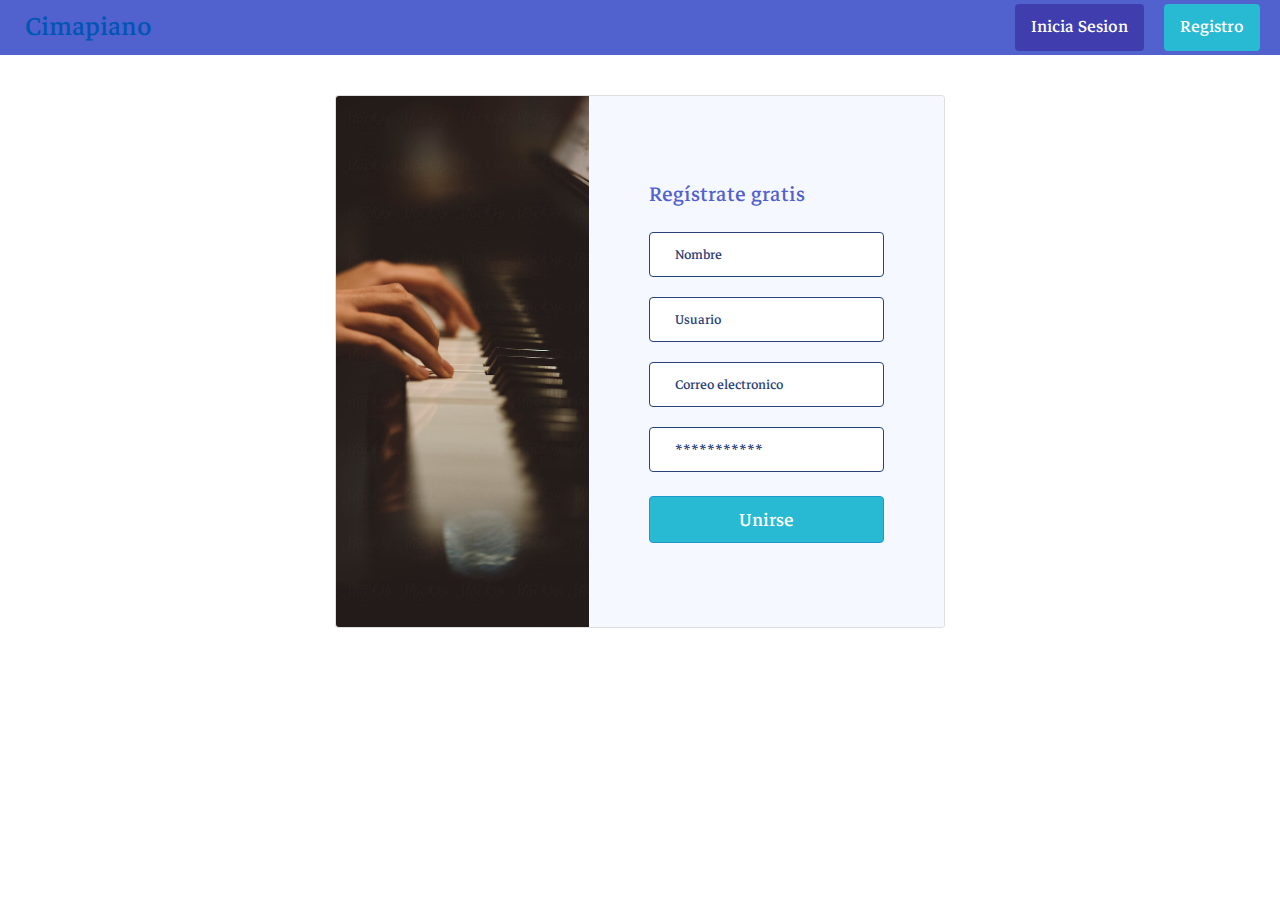
<file: register.html>
<!DOCTYPE html>
<html lang="en">

<head>
  <meta charset="UTF-8">
  <meta name="viewport" content="width=device-width, initial-scale=1.0">
  <title>Saludos</title>

  <link rel="stylesheet" href="https://cdn.materialdesignicons.com/4.8.95/css/materialdesignicons.min.css">
  <link rel="stylesheet" href="https://stackpath.bootstrapcdn.com/bootstrap/4.4.1/css/bootstrap.min.css">
  <link rel="stylesheet" href="css/login.css">

  <link rel="stylesheet" href="css/bootstrap.min.css">
  <link rel="stylesheet" href="css/main.css">
  <link rel="stylesheet" href="style.css">
  <link rel="stylesheet" href="css/navbar.css">



  <script type="text/javascript" src="js/jquery-3.4.1.min.js"></script>
  <script type="text/javascript" src="js/bootstrap.min.js"></script>
  <script type="text/javascript" src="js/navbar.js"></script>
  <script type="text/javascript" src="js/icons.js"></script>


</head>

<body>

  <nav class="navbar navbar-expand-lg navbar-mainbg">
    <a class="navbar-brand navbar-logo" href="#">Cimapiano</a>
    <button class="navbar-toggler" type="button" data-toggle="collapse" data-target="#navbarSupportedContent"
      aria-controls="navbarSupportedContent" aria-expanded="false" aria-label="Toggle navigation">
      <i class="fas fa-bars text-white"></i>
    </button>
    <div class="collapse navbar-collapse" id="navbarSupportedContent">
      <ul class="navbar-nav ml-auto">
        <button type="button" class="btn nav-btns btn-login">Inicia Sesion</button>
        <button type="button" class="btn nav-btns btn-register">Registro</button>
      </ul>
    </div>
  </nav>

  <main class="d-flex align-items-center py-3 py-md-0">
    <div class="container formL">
      <div class="card login-card">
        <div class="row no-gutters">
          <div class="col-md-5">
            <img src="images/piano-login.jpg" alt="login" class="login-card-img">
          </div>
          <div class="col-md-7">
            <div class="card-body">
              <p class="login-card-description">Regístrate gratis</p>
              <form action="#!">
                <div class="form-group">
                  <label for="nombre" class="sr-only">Nombre</label>
                  <input type="nombre" name="nombre" id="nombre" class="form-control" placeholder="Nombre">
                </div>
                <div class="form-group">
                  <label for="usuario" class="sr-only">Usuario</label>
                  <input type="usuario" name="usuario" id="usuario" class="form-control" placeholder="Usuario">
                </div>
                <div class="form-group">
                  <label for="email" class="sr-only">Correo electrónico</label>
                  <input type="email" name="email" id="email" class="form-control" placeholder="Correo electronico">
                </div>
                <div class="form-group mb-4">
                  <label for="password" class="sr-only">Contraseña</label>
                  <input type="password" name="password" id="password" class="form-control" placeholder="***********">
                </div>
                <input name="login" id="login" class="btn btn-block login-btn mb-4" type="button" value="Unirse">
              </form>
            </div>
          </div>
        </div>
      </div>
    </div>
  </main>
  <script src="https://code.jquery.com/jquery-3.4.1.min.js"></script>
  <script src="https://cdn.jsdelivr.net/npm/popper.js@1.16.0/dist/umd/popper.min.js"></script>
  <script src="https://stackpath.bootstrapcdn.com/bootstrap/4.4.1/js/bootstrap.min.js"></script>
</body>

</html>
</file>
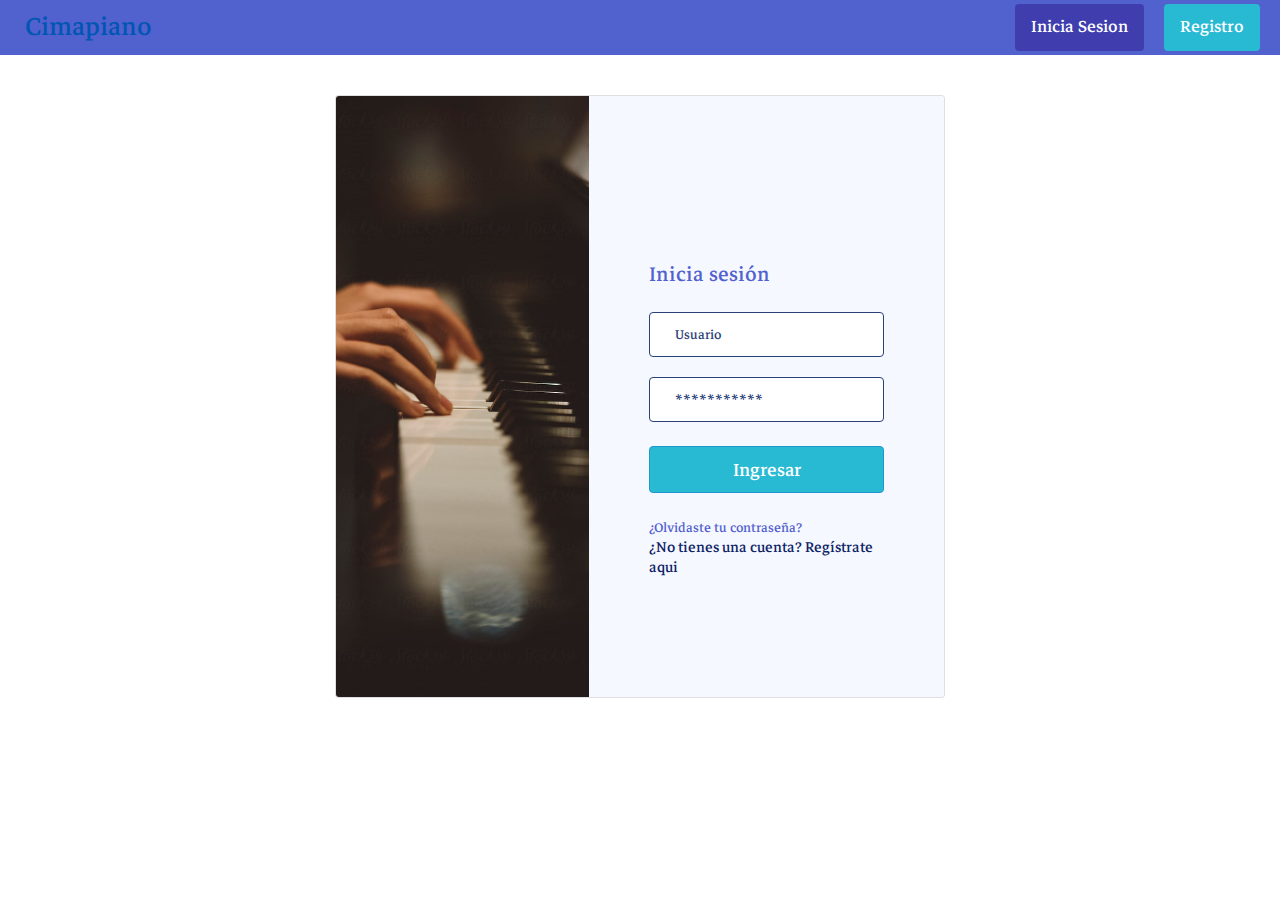
<file: signIn.html>
<!DOCTYPE html>
<html lang="en">

<head>
    <meta charset="UTF-8">
    <meta name="viewport" content="width=device-width, initial-scale=1.0">
    <title>Saludos</title>

    <link rel="stylesheet" href="https://cdn.materialdesignicons.com/4.8.95/css/materialdesignicons.min.css">
    <link rel="stylesheet" href="https://stackpath.bootstrapcdn.com/bootstrap/4.4.1/css/bootstrap.min.css">
    <link rel="stylesheet" href="css/login.css">

    <link rel="stylesheet" href="css/bootstrap.min.css">
    <link rel="stylesheet" href="css/main.css">
    <link rel="stylesheet" href="style.css"> 
    <link rel="stylesheet" href="css/navbar.css"> 
    

    
    <script type="text/javascript" src="js/jquery-3.4.1.min.js"></script>
    <script type="text/javascript" src="js/bootstrap.min.js"></script>
    <script type="text/javascript" src="js/navbar.js"></script>
    <script type="text/javascript" src="js/icons.js"></script>

    
</head>

<body>

    <nav class="navbar navbar-expand-lg navbar-mainbg">
        <a class="navbar-brand navbar-logo" href="#">Cimapiano</a>
        <button class="navbar-toggler" type="button" data-toggle="collapse" data-target="#navbarSupportedContent" aria-controls="navbarSupportedContent" aria-expanded="false" aria-label="Toggle navigation">
        <i class="fas fa-bars text-white"></i>
        </button>
        <div class="collapse navbar-collapse" id="navbarSupportedContent">
            <ul class="navbar-nav ml-auto">
                <button type="button" class="btn nav-btns btn-login">Inicia Sesion</button>
                <button type="button" class="btn nav-btns btn-register">Registro</button>
            </ul>
        </div>
    </nav>

    <main class="d-flex align-items-center py-3 py-md-0">
        <div class="container formL">
          <div class="card login-card">
            <div class="row no-gutters">
              <div class="col-md-5">
                <img src="images/piano-login.jpg" alt="login" class="login-card-img">
              </div>
              <div class="col-md-7">
                <div class="card-body">
                  <i class="fas fa-user-circle login-avatar"></i>
                  <p class="login-card-description" style=>Inicia sesión</p>
                  <form action="#!">
                    <div class="form-group">
                      <label for="usuario" class="sr-only">Usuario</label>
                      <input type="usuario" name="usuario" id="usuario" class="form-control" placeholder="Usuario">
                    </div>
                      <div class="form-group mb-4">
                        <label for="password" class="sr-only">Contraseña</label>
                        <input type="password" name="password" id="password" class="form-control" placeholder="***********">
                      </div>
                      <input name="login" id="login" class="btn btn-block login-btn mb-4" type="button" value="Ingresar">
                    </form>
                    <a href="#!" class="forgot-password-link">¿Olvidaste tu contraseña?</a>
                    <p class="login-card-footer-text">¿No tienes una cuenta? <a href="#!" class="text-reset">Regístrate aqui</a></p>
                    
                </div>
              </div>
            </div>
          </div>
          
        </div>
      </main>
    <script src="https://code.jquery.com/jquery-3.4.1.min.js"></script>
    <script src="https://cdn.jsdelivr.net/npm/popper.js@1.16.0/dist/umd/popper.min.js"></script>
    <script src="https://stackpath.bootstrapcdn.com/bootstrap/4.4.1/js/bootstrap.min.js"></script>
</body>

</html>
</file>
<file: css/login.css>
.brand-wrapper {
  margin-bottom: 19px;
}

.brand-wrapper .logo {
  height: 37px;
}

.login-card {
  border: 0;
  border-radius: 27.5px;
  /* box-shadow: 0 10px 30px 0 rgba(172, 168, 168, 0.43); */
  overflow: hidden;
}

.login-card-img {
  border-radius: 0;
  position: absolute;
  width: 100%;
  height: 100%;
  -o-object-fit: cover;
  object-fit: cover;
}

.login-card .card-body {
  background-color: #f6f8ff;
  padding: 85px 60px 60px;
}

@media (max-width: 422px) {
  .login-card .card-body {
    padding: 35px 24px;
  }
}

.login-card-description {
  font-size: 28px;
  color: #5161ce;
  font-weight: normal;
  margin-bottom: 23px;
}

.login-card form {
  max-width: 326px;
}

.login-card .form-control {
  border: 1px solid #2a4278;
  padding: 15px 25px;
  margin-bottom: 20px;
  min-height: 45px;
  font-size: 18px;
  line-height: 15;
  font-weight: normal;
}

.login-card .form-control::-webkit-input-placeholder {
  color: #2a4278;
}

.login-card .form-control::-moz-placeholder {
  color: #2a4278;
}

.login-card .form-control:-ms-input-placeholder {
  color: #2a4278;
}

.login-card .form-control::-ms-input-placeholder {
  color: #2a4278;
}

.login-card .form-control::placeholder {
  color: #2a4278;
}

#success, 
#failure {
  opacity: 0;
  height: 0;
  color: white;
  text-align: center;
  transition: all 0.3s cubic-bezier(0.075, 0.82, 0.165, 1);
}

.login-card #failure {
  background: #ff3d07;
}

.login-card #success {
  background: #0e8f1d;
}

.login-card .login-btn {
  padding: 13px 20px 12px;
  background-color: #29bad3;
  border-color: #1d98cd;
  border-radius: 4px;
  font-size: 25px;
  /* font-weight: bold; */
  line-height: 20px;
  color: #fff;
  margin-bottom: 24px;
}

.login-card .login-btn:hover {
  border: 1px solid #000;
  background-color: transparent;
  color: #000;
}

.login-card .forgot-password-link {
  font-size: 18px;
  color: #5161ce;
  margin-bottom: 12px;
}

.login-card-footer-text {
  font-size: 20px;
  color: #0d2366;
  margin-bottom: 60px;
}

@media (max-width: 767px) {
  .login-card-footer-text {
    margin-bottom: 24px;
  }
}

.login-card-footer-nav a {
  font-size: 14px;
  color: #919aa3;
}

/*# sourceMappingURL=login.css.map */
</file>
<file: css/main.css>
@import"https://fonts.googleapis.com/css2?family=Markazi+Text&display=swap";@keyframes slidein{from{opacity:0;top:-50px}to{opacity:1;top:0}}@keyframes slideout{from{opacity:1;top:0}to{opacity:0;top:-50px}}body{font-family:"Markazi Text",sans-serif;font-size:1.25rem}.h1{font-weight:bold;color:#fff;font-size:2.5rem}.h2{font-weight:bold;color:#fff;font-size:2rem}.h3{font-weight:bold;color:#fff;font-size:1.75rem}.h4{font-weight:bold;color:#fff;font-size:1.5rem}.h5{font-weight:bold;color:#fff;font-size:1.25rem}.h6{font-weight:bold;color:#fff;font-size:1rem}html,body{margin:0;padding:0;border:0;width:100%;height:100%;vertical-align:baseline}i{vertical-align:bottom}div,span,applet,object,iframe,h1,h2,h3,h4,h5,h6,p,blockquote,pre,a,abbr,acronym,address,big,cite,code,del,dfn,em,img,ins,kbd,q,s,samp,small,strike,strong,sub,sup,tt,var,b,u,center,dl,dt,dd,ol,ul,li,fieldset,form,label,legend,table,caption,tbody,tfoot,thead,tr,th,td,article,aside,canvas,details,embed,figure,figcaption,footer,header,hgroup,menu,nav,output,ruby,section,summary,time,mark,audio,video{margin:0;padding:0;border:0;vertical-align:baseline}article,aside,details,figcaption,figure,footer,header,hgroup,menu,nav,section{display:block}body{line-height:1}ol,ul{list-style:none}blockquote,q{quotes:none}blockquote:before,blockquote:after,q:before,q:after{content:"";content:none}table{border-collapse:collapse;border-spacing:0}.primary{background-color:#5161ce}.secondary{background-color:#29bad3}.success{background-color:#2fab17}.danger{background-color:#ce1212}.warning{background-color:#d8c318}.info{background-color:#4baea0}.focus{background-color:#9c33ff}.lighter{background-color:#fff}.light{background-color:#f8f9fa}.gray{background-color:#adb5bd}.dark{background-color:#343f85}.black{background-color:#000}.transparent{background-color:transparent}.nav{padding:10px;display:flex}.nav .banner{display:flex;flex-basis:75%}.nav .banner img{margin-right:15px;width:40px}.nav .banner h3{margin-top:5px}.nav .links{flex-basis:25%;display:flex;justify-content:flex-end}.sequence-nav{padding:10px;display:flex}.sequence-nav .song-info{display:flex;flex-basis:33%;justify-content:center}.sequence-nav .instrument-list{display:flex;flex-basis:33%;justify-content:center}.sequence-nav .tempo{display:flex;flex-basis:33%;justify-content:flex-end}.icon{display:inline-block;width:30px;height:30px;background:#fff;-webkit-mask-size:cover;transition:all .3s ease}.icon:hover,.icon:focus{background:#5161ce}.icon-quarter-note{-webkit-mask-image:url("../img/quarter-note.svg")}.icon-eighth-note{-webkit-mask-image:url("../img/eighth-note.svg")}.icon-sixteenth-note{-webkit-mask-image:url("../img/sixteenth-note.svg")}.icon-thirty-second-note{-webkit-mask-image:url("../img/thirty-second-note.svg")}#piano{display:grid;grid-template-columns:.25fr 1.75fr;grid-template-rows:1fr 1fr}#playhead-wrapper{position:fixed;width:100%;grid-row:1;grid-column:1/3;height:25px;display:grid;grid-template-columns:.25fr 1.75fr;background:#1d2769;z-index:1}#playhead-wrapper #playhead{width:0;height:0;border-left:30px solid transparent;border-right:30px solid transparent;border-top:25px solid #28a745;grid-column:2;transform:translateX(-30px)}#keys{position:relative;width:100%;grid-row:2;top:25px;z-index:0}#keys .key{width:100%;height:25px;padding-right:5px;text-align:right;cursor:default;background:#fff;border-top:1px solid #000}#keys .key:hover{background:#ccc}#keys .black{background:#000}#keys .text-white{color:#fff}#main-sequencer{position:relative;width:100%;top:25px;grid-row:2;background:#293690;z-index:0}#main-sequencer #playhead-line{height:100%;position:absolute;width:2px;background:#28a745;left:0}#main-sequencer .grid td{cursor:pointer;width:25px;height:25px;border:1px solid #1d2769;text-align:center}#main-sequencer .grid td.clicked{background-color:#29bad3;color:#fff;text-shadow:1px 1px #000;font-size:18px}#main-sequencer .grid td:nth-child(4n){border-right:1px solid #000}#main-sequencer .grid td:nth-child(16n){border-right:2px solid #000}body{overflow:hidden}.height-100{height:100%}.mr-0{margin-right:0 !important}.lh-0{line-height:0 !important}.fa-lg{vertical-align:-0.1667em !important}.scrollable-menu{height:auto;max-height:200px;overflow-x:hidden}#login-form,#register-form{z-index:-1;opacity:0;width:100%;position:absolute;top:0;left:0;margin:0 auto}.slidein{animation:slidein .3s ease-in-out forwards}.slideout{animation:slideout .3s ease-in-out forwards}.overlay{position:absolute;top:0;left:0;width:100%;height:100%;background:#333;opacity:.5;z-index:-1}.z-1000{z-index:1000}/*# sourceMappingURL=main.css.map */
</file>
<file: style.css>
.formL {
	width: 50% !important;
	padding-top: 40px;
}

* {
	margin: 0;
	padding: 0;
}
i {
	margin-right: 10px;
}

.login-avatar{
	color: #B1B5E6;
	font-size: 80px;
}

#title-header {
	margin: 30px;
}
</file>
<file: css/navbar.css>
/* -------- Botones antes de iniciar sesion ----------- */
.nav-btns{
	color: #ffffff; 
	font-size: 23px;
	padding: 5px 15px;
	margin-right: 20px; 
}

.btn-login{
	background-color: #403EAF; 
}
.btn-register{
	background-color: #29BAD3; 
}


/*----------multi-level-accordian-menu------------*/
.navbar-logo{
	padding: 10px 25px;
	font-size: 35px;
	color: #fff;
}
.navbar-mainbg{
	background-color: #5161ce;
	/* background-color: #5161ce; */
	padding: 0px;
}
#navbarSupportedContent{
	overflow: hidden;
	position: relative;
}
#navbarSupportedContent ul{
	padding: 0px;
	margin: 0px;
}
#navbarSupportedContent ul li a i{
	margin-right: 10px;
}
#navbarSupportedContent li {
	list-style-type: none;
	float: left;
}
#navbarSupportedContent ul li a{
	color: rgba(255,255,255,0.5);
    text-decoration: none;
    font-size: 22px;
    display: block;
    padding: 20px 20px;
    transition-duration:0.6s;
	transition-timing-function: cubic-bezier(0.68, -0.55, 0.265, 1.55);
    position: relative;
}
#navbarSupportedContent>ul>li.active>a{
	color: white;
	/* color: #5161ce; */
	background-color: transparent;
	transition: all 0.7s;
}
#navbarSupportedContent a:not(:only-child):after {
	content: "\f105";
	position: absolute;
	right: 20px;
	top: 10px;
	font-size: 14px;
	font-family: "Font Awesome 5 Free";
	display: inline-block;
	padding-right: 3px;
	vertical-align: middle;
	font-weight: 900;
	transition: 0.5s;
}
#navbarSupportedContent .active>a:not(:only-child):after {
	transform: rotate(90deg);
}
.hori-selector{
	display:inline-block;
	position:absolute;
	height: 100%;
	top: 0px;
	left: 0px;
	transition-duration:0.6s;
	transition-timing-function: cubic-bezier(0.68, -0.55, 0.265, 1.55);
	background-color: #343a40;
	border-top-left-radius: 15px;
	border-top-right-radius: 15px;
	margin-top: 10px;
}
.hori-selector .right,
.hori-selector .left{
	position: absolute;
	width: 25px;
	height: 25px;
	background-color: #343a40;
	bottom: 10px;
}
.hori-selector .right{
	right: -25px;
}
.hori-selector .left{
	left: -25px;
}
.hori-selector .right:before,
.hori-selector .left:before{
	content: '';
    position: absolute;
    width: 50px;
    height: 50px;
    border-radius: 50%;
    background-color: #5161ce;
}
.hori-selector .right:before{
	bottom: 0;
    right: -25px;
}
.hori-selector .left:before{
	bottom: 0;
    left: -25px;
}

@media (max-width: 991px){
	#navbarSupportedContent ul li a{
		padding: 12px 30px;
	}
	.hori-selector{
		margin-top: 0px;
		margin-left: 10px;
		border-radius: 0;
		border-top-left-radius: 25px;
		border-bottom-left-radius: 25px;
	}
	.hori-selector .left,
	.hori-selector .right{
		right: 10px;
	}
	.hori-selector .left{
		top: -25px;
		left: auto;
	}
	.hori-selector .right{
		bottom: -25px;
	}
	.hori-selector .left:before{
		left: -25px;
		top: -25px;
	}
	.hori-selector .right:before{
		bottom: -25px;
		left: -25px;
	}
}
</file>
